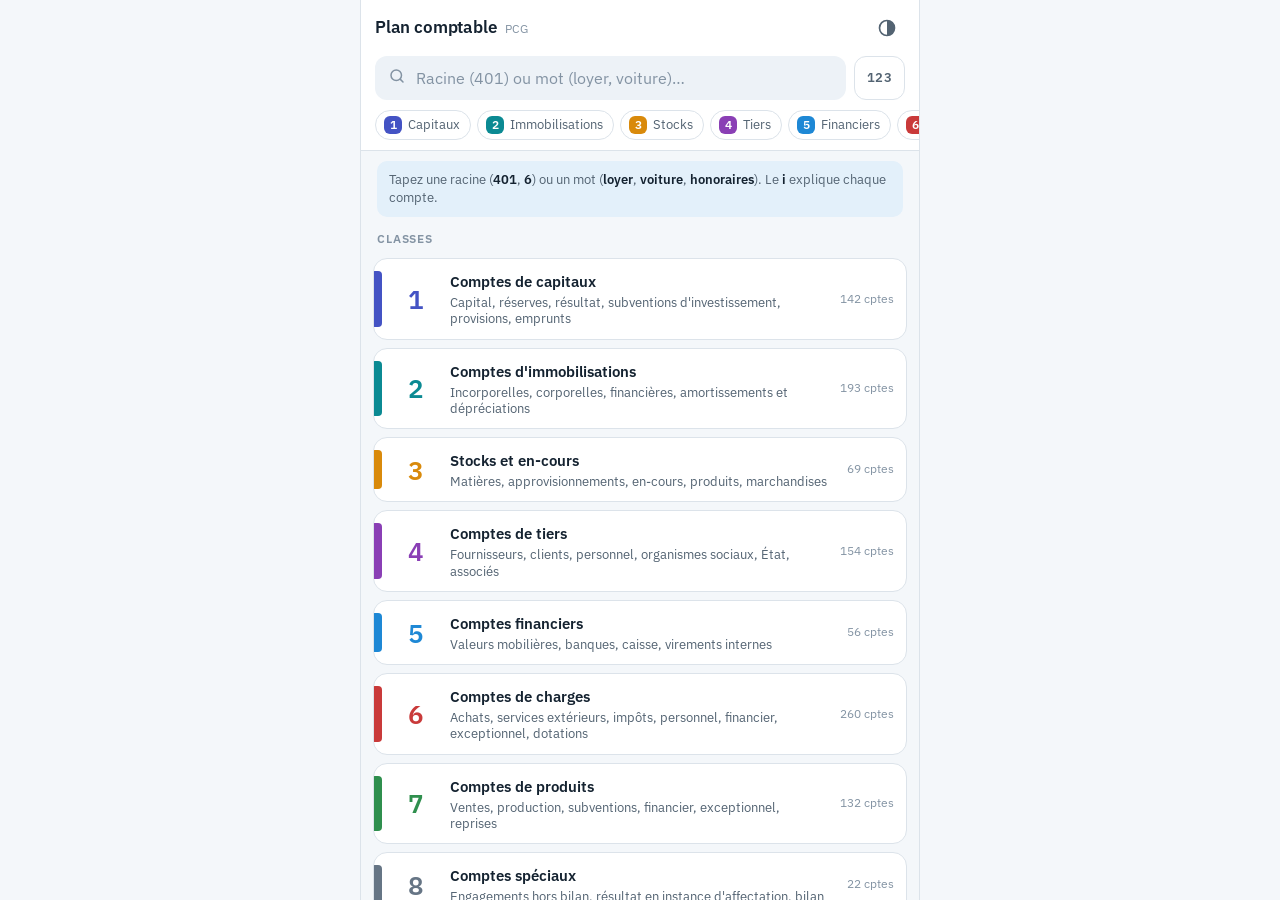
<file: app/index.html>
<!doctype html>
<html lang="fr">
<head>
<meta charset="utf-8">
<title>PCG de poche</title>
<meta name="viewport" content="width=device-width, initial-scale=1, viewport-fit=cover">
<meta name="description" content="Plan comptable général de poche : retrouver un compte par racine ou par mot, et savoir ce qu'on y met.">
<meta name="theme-color" content="#1C74B8" media="(prefers-color-scheme: light)">
<meta name="theme-color" content="#172230" media="(prefers-color-scheme: dark)">
<meta name="mobile-web-app-capable" content="yes">
<meta name="apple-mobile-web-app-capable" content="yes">
<meta name="apple-mobile-web-app-status-bar-style" content="default">
<meta name="apple-mobile-web-app-title" content="PCG">
<link rel="manifest" href="manifest.webmanifest">
<link rel="icon" href="icons/favicon-64.png" type="image/png">
<link rel="apple-touch-icon" href="icons/apple-touch-icon.png">
<link rel="stylesheet" href="fonts.css">
<link rel="stylesheet" href="styles.css">
</head>
<body>
<div class="app" id="app">
  <header class="top">
    <div class="bar">
      <div class="brand"><b>Plan comptable</b><span>PCG</span></div>
      <button class="icon-btn" id="themeBtn" aria-label="Changer de thème"></button>
    </div>
    <div class="search">
      <label class="field" id="field">
        <span id="searchIcon"></span>
        <input id="q" type="search" inputmode="search" autocomplete="off" autocorrect="off" autocapitalize="off" spellcheck="false"
               placeholder="Racine (401) ou mot (loyer, voiture)…" aria-label="Rechercher un compte">
        <button class="clear" id="clearBtn" type="button" aria-label="Effacer"></button>
      </label>
      <button class="pad" id="padBtn" type="button" aria-pressed="false" title="Clavier numérique">123</button>
    </div>
    <nav class="chips" id="chips" aria-label="Filtrer par classe"></nav>
  </header>

  <main class="main" id="main" aria-live="polite"></main>

  <div class="sheet-wrap" id="sheetWrap">
    <div class="scrim"></div>
    <section class="sheet" id="sheet" role="dialog" aria-modal="true" aria-label="Fiche du compte"></section>
  </div>
  <div class="toast" id="toast" role="status"></div>
  <div class="update" id="update" hidden><span>Nouvelle version disponible.</span><button type="button" id="updateBtn">Recharger</button></div>
</div>

<script src="data.js"></script>
<script src="app.js"></script>
</body>
</html>
</file>
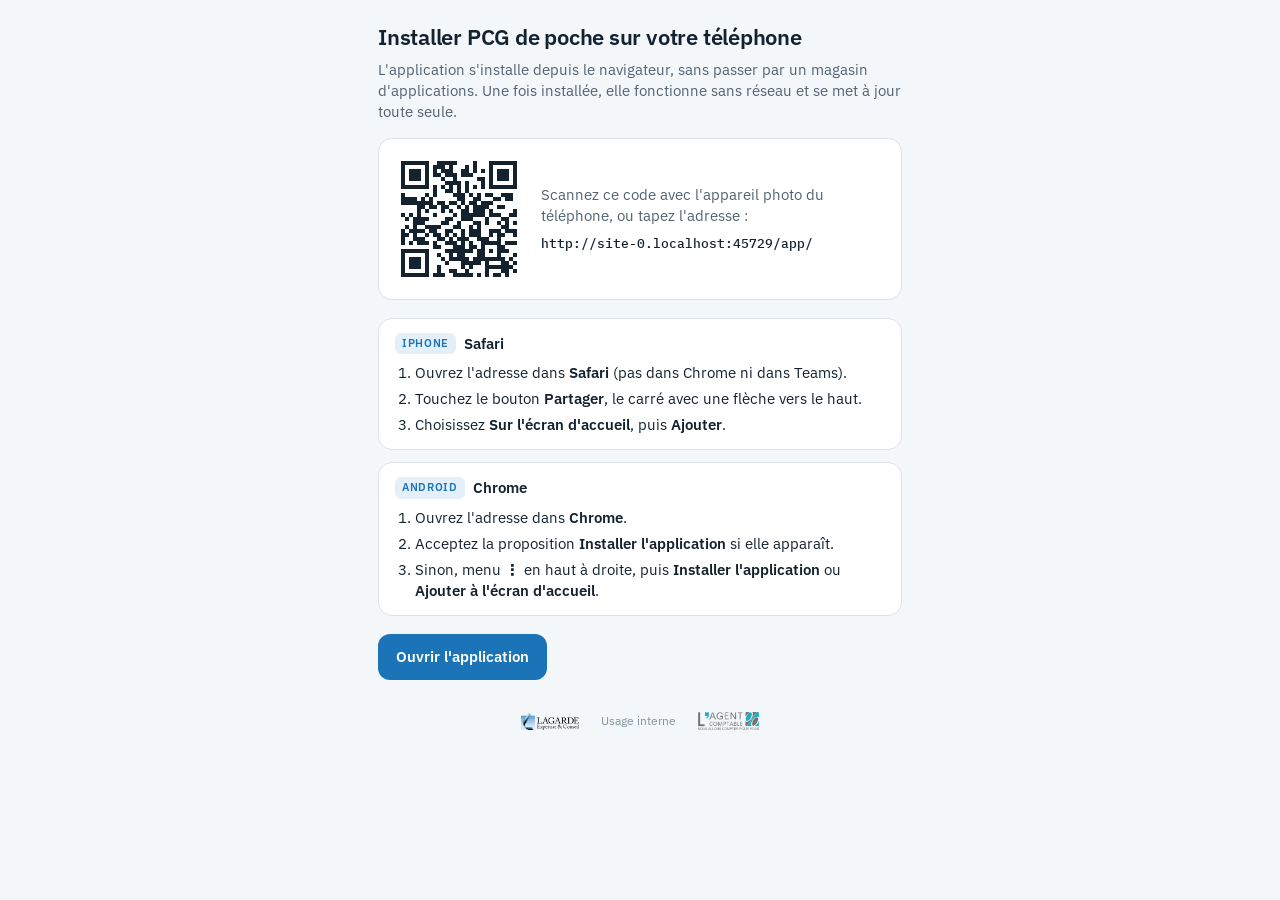
<file: app/installer.html>
<!doctype html>
<html lang="fr">
<head>
<meta charset="utf-8">
<title>Installer PCG de poche</title>
<meta name="viewport" content="width=device-width, initial-scale=1, viewport-fit=cover">
<meta name="theme-color" content="#1C74B8">
<link rel="icon" href="icons/favicon-64.png" type="image/png">
<link rel="stylesheet" href="fonts.css">
<link rel="stylesheet" href="styles.css">
<style>
  .page { max-width: 560px; margin: 0 auto; padding: 22px 18px 40px; }
  .page h1 { font-size: 22px; margin: 0 0 6px; letter-spacing: -.01em; text-wrap: balance; }
  .page p { margin: 0 0 12px; color: var(--ink-2); max-width: 60ch; }
  .qr { display: flex; gap: 16px; align-items: center; background: var(--surface); border: 1px solid var(--line); border-radius: 14px; padding: 14px; margin: 16px 0; }
  .qr img { width: 132px; height: 132px; border-radius: 8px; background: #fff; }
  .qr code { font-family: "IBM Plex Mono", ui-monospace, Menlo, monospace; font-size: 13px; overflow-wrap: anywhere; color: var(--ink); }
  .steps { display: grid; gap: 12px; margin-top: 18px; }
  .card { background: var(--surface); border: 1px solid var(--line); border-radius: 14px; padding: 14px 16px; }
  .card h2 { font-size: 15px; margin: 0 0 8px; display: flex; align-items: center; gap: 8px; }
  .card h2 i { font-style: normal; font-size: 11px; font-weight: 600; letter-spacing: .06em; text-transform: uppercase; color: var(--accent); background: var(--accent-soft); padding: 3px 7px; border-radius: 6px; }
  .card ol { margin: 0; padding-left: 20px; display: grid; gap: 5px; color: var(--ink); }
  .card ol b { font-weight: 600; }
  .open { display: inline-flex; align-items: center; justify-content: center; height: 46px; padding: 0 18px; border-radius: 12px; background: var(--accent); color: var(--accent-ink); font-weight: 600; text-decoration: none; margin-top: 18px; }
  .foot { padding-top: 30px; }
</style>
</head>
<body>
<div class="page">
  <h1>Installer PCG de poche sur votre téléphone</h1>
  <p>L'application s'installe depuis le navigateur, sans passer par un magasin d'applications. Une fois installée, elle fonctionne sans réseau et se met à jour toute seule.</p>

  <div class="qr">
    <img src="icons/qr.png" alt="QR code vers l'application" onerror="this.style.display='none'">
    <div><p style="margin-bottom:6px">Scannez ce code avec l'appareil photo du téléphone, ou tapez l'adresse :</p><code id="url"></code></div>
  </div>

  <div class="steps">
    <section class="card">
      <h2><i>iPhone</i> Safari</h2>
      <ol>
        <li>Ouvrez l'adresse dans <b>Safari</b> (pas dans Chrome ni dans Teams).</li>
        <li>Touchez le bouton <b>Partager</b>, le carré avec une flèche vers le haut.</li>
        <li>Choisissez <b>Sur l'écran d'accueil</b>, puis <b>Ajouter</b>.</li>
      </ol>
    </section>
    <section class="card">
      <h2><i>Android</i> Chrome</h2>
      <ol>
        <li>Ouvrez l'adresse dans <b>Chrome</b>.</li>
        <li>Acceptez la proposition <b>Installer l'application</b> si elle apparaît.</li>
        <li>Sinon, menu <b>⋮</b> en haut à droite, puis <b>Installer l'application</b> ou <b>Ajouter à l'écran d'accueil</b>.</li>
      </ol>
    </section>
  </div>

  <a class="open" href="./">Ouvrir l'application</a>

  <div class="foot"><img src="logos/lagarde.png" alt="Lagarde Expertise & Conseil"><span>Usage interne</span><img src="logos/ac.png" alt="L'Agent Comptable"></div>
</div>
<script>
  document.getElementById("url").textContent = location.href.replace(/installer\.html.*$/, "");
</script>
</body>
</html>
</file>
<file: app/fonts.css>
@font-face{font-family:'IBM Plex Mono';font-style:normal;font-weight:500;font-display:swap;src:url(fonts/plex-mono-500.woff2) format('woff2');unicode-range:U+0000-00FF,U+0131,U+0152-0153,U+02BB-02BC,U+02C6,U+02DA,U+02DC,U+0304,U+0308,U+0329,U+2000-206F,U+20AC,U+2122,U+2191,U+2193,U+2212,U+2215,U+FEFF,U+FFFD;}
@font-face{font-family:'IBM Plex Mono';font-style:normal;font-weight:600;font-display:swap;src:url(fonts/plex-mono-600.woff2) format('woff2');unicode-range:U+0000-00FF,U+0131,U+0152-0153,U+02BB-02BC,U+02C6,U+02DA,U+02DC,U+0304,U+0308,U+0329,U+2000-206F,U+20AC,U+2122,U+2191,U+2193,U+2212,U+2215,U+FEFF,U+FFFD;}
@font-face{font-family:'IBM Plex Sans';font-style:normal;font-weight:400 600;font-display:swap;src:url(fonts/plex-sans.woff2) format('woff2');unicode-range:U+0000-00FF,U+0131,U+0152-0153,U+02BB-02BC,U+02C6,U+02DA,U+02DC,U+0304,U+0308,U+0329,U+2000-206F,U+20AC,U+2122,U+2191,U+2193,U+2212,U+2215,U+FEFF,U+FFFD;}
</file>
<file: app/styles.css>
/* PCG de poche. Jetons de thème : clair par défaut, sombre selon le système ou le choix explicite. */
:root {
  --bg: #F4F7FA;
  --surface: #FFFFFF;
  --surface-2: #EDF2F7;
  --ink: #142230;
  --ink-2: #536372;
  --ink-3: #8393A3;
  --line: #DCE3EA;
  --accent: #1C74B8;
  --accent-ink: #FFFFFF;
  --accent-soft: #E3F0FA;
  --teal: #16A0AF;
  --star: #D99A00;
  --logo-plate: transparent;
  --shadow: 0 18px 48px rgba(20, 34, 48, .22);
  --c1: #4453C4; --c2: #0B8A93; --c3: #D98A0B; --c4: #8A3FB5;
  --c5: #1E88D5; --c6: #C93A3A; --c7: #2F8F4E; --c8: #667585;
  color-scheme: light;
}
@media (prefers-color-scheme: dark) {
  :root:not([data-theme="light"]) {
    --bg: #0F1720; --surface: #172230; --surface-2: #1E2B3A;
    --ink: #E8EEF4; --ink-2: #A5B3C1; --ink-3: #6F7F8F; --line: #27364A;
    --accent: #5AA8E6; --accent-ink: #0F1720; --accent-soft: #1B3550;
    --teal: #3FC1CE; --star: #F2B705; --logo-plate: #FFFFFF;
    --shadow: 0 18px 48px rgba(0, 0, 0, .55);
    --c1: #8F9AF3; --c2: #3FC3CC; --c3: #F0B24A; --c4: #C58BE6;
    --c5: #64B5F2; --c6: #F07B7B; --c7: #6BCB8A; --c8: #A3B0BD;
    color-scheme: dark;
  }
}
:root[data-theme="dark"] {
  --bg: #0F1720; --surface: #172230; --surface-2: #1E2B3A;
  --ink: #E8EEF4; --ink-2: #A5B3C1; --ink-3: #6F7F8F; --line: #27364A;
  --accent: #5AA8E6; --accent-ink: #0F1720; --accent-soft: #1B3550;
  --teal: #3FC1CE; --star: #F2B705; --logo-plate: #FFFFFF;
  --shadow: 0 18px 48px rgba(0, 0, 0, .55);
  --c1: #8F9AF3; --c2: #3FC3CC; --c3: #F0B24A; --c4: #C58BE6;
  --c5: #64B5F2; --c6: #F07B7B; --c7: #6BCB8A; --c8: #A3B0BD;
  color-scheme: dark;
}

* { box-sizing: border-box; }
html, body { height: 100%; }
body {
  margin: 0;
  background: var(--bg);
  color: var(--ink);
  font: 15px/1.4 "IBM Plex Sans", system-ui, -apple-system, "Segoe UI", Roboto, sans-serif;
  -webkit-font-smoothing: antialiased;
  -webkit-text-size-adjust: 100%;
}
button, input { font: inherit; color: inherit; }
button { background: none; border: 0; padding: 0; cursor: pointer; }
a { color: var(--accent); }
:focus-visible { outline: 2px solid var(--accent); outline-offset: 2px; }
.mono { font-family: "IBM Plex Mono", ui-monospace, "SF Mono", Menlo, Consolas, monospace; font-variant-numeric: tabular-nums; }

/* ---------- Cadre : plein écran sur téléphone, colonne centrée sur ordinateur ---------- */
.app {
  position: relative; width: 100%; height: 100dvh; margin: 0 auto;
  display: flex; flex-direction: column; overflow: hidden; background: var(--bg);
}
@media (min-width: 720px) {
  .app { max-width: 560px; border-left: 1px solid var(--line); border-right: 1px solid var(--line); }
}

/* ---------- En-tête et recherche ---------- */
.top { flex: none; background: var(--surface); border-bottom: 1px solid var(--line); padding: env(safe-area-inset-top, 0) 0 0; }
.bar { display: flex; align-items: center; justify-content: space-between; padding: 10px 14px 4px; }
.brand { display: flex; align-items: baseline; gap: 8px; }
.brand b { font-size: 17px; font-weight: 600; letter-spacing: -.01em; }
.brand span { font-size: 12px; color: var(--ink-3); text-transform: uppercase; letter-spacing: .06em; }
.icon-btn { width: 36px; height: 36px; border-radius: 10px; display: grid; place-items: center; color: var(--ink-2); }
.icon-btn:hover { background: var(--surface-2); }
.search { display: flex; gap: 8px; padding: 6px 14px 10px; }
.field {
  flex: 1; display: flex; align-items: center; gap: 8px; height: 44px; padding: 0 10px 0 12px;
  background: var(--surface-2); border: 1px solid transparent; border-radius: 12px;
}
.field:focus-within { border-color: var(--accent); background: var(--surface); }
.field svg { flex: none; color: var(--ink-3); }
.field input { flex: 1; min-width: 0; border: 0; background: none; outline: none; font-size: 16px; }
.field input::placeholder { color: var(--ink-3); }
.field input::-webkit-search-cancel-button, .field input::-webkit-search-decoration { -webkit-appearance: none; appearance: none; }
.field .clear { display: none; width: 28px; height: 28px; border-radius: 50%; color: var(--ink-3); place-items: center; }
.field .clear:hover { background: var(--line); }
.field.has-text .clear { display: grid; }
.pad {
  flex: none; height: 44px; padding: 0 12px; border-radius: 12px; border: 1px solid var(--line);
  font-size: 13px; font-weight: 600; color: var(--ink-2); letter-spacing: .02em;
}
.pad[aria-pressed="true"] { background: var(--accent-soft); color: var(--accent); border-color: transparent; }

.chips { display: flex; gap: 6px; padding: 0 14px 10px; overflow-x: auto; scrollbar-width: none; }
.chips::-webkit-scrollbar { display: none; }
.chip {
  flex: none; display: inline-flex; align-items: center; gap: 6px; height: 30px; padding: 0 10px 0 8px;
  border-radius: 999px; border: 1px solid var(--line); background: var(--surface); font-size: 13px; color: var(--ink-2);
}
.chip i { font-style: normal; font-weight: 600; width: 18px; height: 18px; border-radius: 6px; display: grid; place-items: center; font-size: 12px; color: #fff; background: var(--cc); }
.chip[aria-pressed="true"] { background: color-mix(in oklab, var(--cc) 14%, var(--surface)); border-color: var(--cc); color: var(--ink); }

/* ---------- Contenu défilant ---------- */
.main { flex: 1; overflow-y: auto; overscroll-behavior: contain; -webkit-overflow-scrolling: touch; padding-bottom: 24px; }
.section-title {
  margin: 0; padding: 14px 16px 6px; font-size: 12px; font-weight: 600; letter-spacing: .07em;
  text-transform: uppercase; color: var(--ink-3); display: flex; justify-content: space-between; align-items: center;
}
.section-title button { font-size: 12px; color: var(--accent); font-weight: 500; text-transform: none; letter-spacing: 0; }

.class-list { display: flex; flex-direction: column; gap: 8px; padding: 4px 12px; }
.class-card {
  display: grid; grid-template-columns: 8px 44px 1fr auto; align-items: center; gap: 12px;
  background: var(--surface); border: 1px solid var(--line); border-radius: 14px; padding: 12px 12px 12px 0;
  text-align: left; width: 100%; overflow: hidden;
}
.class-card:active { background: var(--surface-2); }
.class-card .tab { align-self: stretch; background: var(--cc); border-radius: 0 4px 4px 0; }
.class-card .digit { font-size: 26px; font-weight: 600; color: var(--cc); text-align: center; line-height: 1; }
.class-card .t { display: block; font-weight: 600; font-size: 15px; }
.class-card .s { display: block; color: var(--ink-2); font-size: 12.5px; margin-top: 2px; line-height: 1.3; }
.class-card .n { color: var(--ink-3); font-size: 12px; white-space: nowrap; }

/* ---------- Lignes de comptes ---------- */
.rows { display: flex; flex-direction: column; }
.row {
  --cc: var(--c1);
  display: grid; grid-template-columns: 4px auto 1fr auto; align-items: center; gap: 10px;
  min-height: 46px; padding: 6px 8px 6px 0; border-bottom: 1px solid var(--line); background: var(--surface);
  text-align: left; width: 100%;
}
.row .stripe { align-self: stretch; background: var(--cc); opacity: .9; }
.row .num { font-family: "IBM Plex Mono", ui-monospace, Menlo, Consolas, monospace; font-variant-numeric: tabular-nums; font-weight: 600; font-size: 15px; letter-spacing: .01em; white-space: nowrap; padding-left: calc(10px + var(--depth, 0) * 14px); color: var(--ink); }
.row .num mark { background: none; color: var(--cc); }
.row .lbl { font-size: 14px; line-height: 1.3; color: var(--ink); overflow-wrap: anywhere; }
.row .lbl mark { background: color-mix(in oklab, var(--cc) 22%, transparent); color: inherit; border-radius: 3px; padding: 0 1px; }
.row .lbl small { display: block; color: var(--ink-3); font-size: 11.5px; margin-top: 1px; }
.row.h2 { background: var(--surface-2); min-height: 44px; }
.row.h2 .num { font-size: 16px; }
.row.h2 .lbl { font-weight: 600; }
.row.h3 .lbl { font-weight: 500; }
.row.deep .lbl { color: var(--ink-2); }
.row.flash { animation: flash 1.6s ease-out; }
@keyframes flash { 0% { background: var(--accent-soft); } 100% { background: var(--surface); } }
.acts { display: flex; align-items: center; gap: 2px; }
.info {
  width: 34px; height: 34px; border-radius: 50%; display: grid; place-items: center; color: var(--accent);
  font-family: Georgia, "Times New Roman", serif; font-style: italic; font-weight: 700; font-size: 15px;
  border: 1.5px solid color-mix(in oklab, var(--accent) 45%, transparent);
}
.info:hover { background: var(--accent-soft); }
.tog { width: 34px; height: 34px; border-radius: 10px; display: grid; place-items: center; color: var(--ink-3); }
.tog svg { transition: transform .18s ease; }
.tog[aria-expanded="true"] svg { transform: rotate(90deg); }
.fav-mark { color: var(--star); font-size: 13px; margin-right: 2px; }

.empty { padding: 32px 24px; text-align: center; color: var(--ink-2); }
.empty b { display: block; color: var(--ink); margin-bottom: 4px; }
.hint { margin: 10px 16px 0; padding: 10px 12px; border-radius: 10px; background: var(--accent-soft); color: var(--ink-2); font-size: 13px; }
.hint b { color: var(--ink); }

.crumb { display: flex; align-items: center; gap: 8px; padding: 10px 12px 4px; }
.crumb button { display: inline-flex; align-items: center; gap: 4px; color: var(--accent); font-weight: 500; font-size: 14px; padding: 6px 8px 6px 4px; border-radius: 8px; }
.crumb button:hover { background: var(--accent-soft); }
.crumb .where { font-size: 13px; color: var(--ink-3); }

.foot { display: flex; align-items: center; justify-content: center; gap: 18px; padding: 26px 16px 10px; color: var(--ink-3); font-size: 11.5px; }
.foot img { height: 22px; width: auto; background: var(--logo-plate); border-radius: 4px; padding: 2px 4px; }
.foot span { text-align: center; line-height: 1.5; }
.foot a { color: var(--accent); text-decoration: none; }

/* ---------- Fiche compte (panneau bas) ---------- */
.sheet-wrap { position: absolute; inset: 0; display: none; z-index: 10; }
.sheet-wrap.open { display: block; }
.scrim { position: absolute; inset: 0; background: rgba(8, 16, 24, .45); }
.sheet {
  position: absolute; left: 0; right: 0; bottom: 0; max-height: 88%; display: flex; flex-direction: column;
  background: var(--surface); border-radius: 22px 22px 0 0; box-shadow: var(--shadow);
  padding-bottom: env(safe-area-inset-bottom, 0);
  animation: rise .22s cubic-bezier(.2, .8, .3, 1);
}
@keyframes rise { from { transform: translateY(24px); opacity: .6; } to { transform: none; opacity: 1; } }
@media (prefers-reduced-motion: reduce) { .sheet, .row.flash, .tog svg { animation: none; transition: none; } }
.handle { width: 40px; height: 4px; border-radius: 2px; background: var(--line); margin: 8px auto 0; }
.sheet-head { display: grid; grid-template-columns: 5px 1fr auto; gap: 12px; align-items: start; padding: 10px 14px 12px 0; border-bottom: 1px solid var(--line); }
.sheet-head .stripe { align-self: stretch; background: var(--cc); border-radius: 0 3px 3px 0; margin-top: 4px; }
.sheet-head .num { font-size: 26px; font-weight: 600; color: var(--cc); line-height: 1.1; }
.sheet-head .lbl { font-size: 16px; font-weight: 500; margin-top: 2px; text-wrap: balance; }
.sheet-head .cls { font-size: 12px; color: var(--ink-3); margin-top: 4px; }
.sheet-head .close { width: 34px; height: 34px; border-radius: 50%; display: grid; place-items: center; color: var(--ink-2); background: var(--surface-2); }
.sheet-body { overflow-y: auto; padding: 8px 14px 18px; overscroll-behavior: contain; }
.tags { display: flex; flex-wrap: wrap; gap: 6px; margin: 8px 0 4px; }
.tag { display: inline-flex; align-items: center; gap: 5px; height: 26px; padding: 0 9px; border-radius: 7px; font-size: 12.5px; font-weight: 500; background: var(--surface-2); color: var(--ink-2); }
.tag.actif { color: var(--c5); background: color-mix(in oklab, var(--c5) 14%, var(--surface)); }
.tag.passif { color: var(--c1); background: color-mix(in oklab, var(--c1) 14%, var(--surface)); }
.tag.charge { color: var(--c6); background: color-mix(in oklab, var(--c6) 14%, var(--surface)); }
.tag.produit { color: var(--c7); background: color-mix(in oklab, var(--c7) 14%, var(--surface)); }
.tag.special { color: var(--c8); background: color-mix(in oklab, var(--c8) 16%, var(--surface)); }
.tag.debit, .tag.credit { color: var(--ink); }
.tag.debit::before, .tag.credit::before { content: ""; width: 7px; height: 7px; border-radius: 50%; background: var(--cc); }
.block { margin-top: 14px; }
.block h4 { margin: 0 0 6px; font-size: 12px; font-weight: 600; letter-spacing: .07em; text-transform: uppercase; color: var(--ink-3); }
.block p { margin: 0; font-size: 15px; line-height: 1.5; max-width: 62ch; }
.links { display: flex; flex-direction: column; gap: 6px; }
.link {
  display: grid; grid-template-columns: auto 1fr; gap: 10px; align-items: start; text-align: left; width: 100%;
  padding: 8px 10px; border-radius: 10px; background: var(--surface-2);
}
.link .num { font-weight: 600; color: var(--cc); font-size: 14px; padding-top: 1px; }
.link .lbl { font-size: 13.5px; line-height: 1.35; }
.link .lbl small { display: block; color: var(--ink-2); font-size: 12.5px; margin-top: 2px; }
.kw { display: flex; flex-wrap: wrap; gap: 5px; }
.kw span { font-size: 12.5px; padding: 3px 8px; border-radius: 999px; border: 1px solid var(--line); color: var(--ink-2); }
.sheet-acts { display: grid; grid-template-columns: repeat(3, 1fr); gap: 8px; margin-top: 16px; }
.sheet-acts button {
  height: 42px; border-radius: 11px; border: 1px solid var(--line); font-size: 13.5px; font-weight: 500;
  display: inline-flex; align-items: center; justify-content: center; gap: 6px; color: var(--ink);
}
.sheet-acts button.on { color: var(--star); border-color: var(--star); }
.toast {
  position: absolute; left: 50%; bottom: 22px; transform: translateX(-50%); z-index: 20;
  background: var(--ink); color: var(--bg); padding: 9px 14px; border-radius: 10px; font-size: 13.5px;
  opacity: 0; pointer-events: none; transition: opacity .2s;
}
.toast.show { opacity: 1; }
.update {
  position: absolute; left: 12px; right: 12px; bottom: 14px; z-index: 15; display: flex; align-items: center; justify-content: space-between; gap: 10px;
  background: var(--ink); color: var(--bg); padding: 10px 12px 10px 14px; border-radius: 12px; font-size: 13.5px; box-shadow: var(--shadow);
}
.update[hidden] { display: none; }
.update button { background: var(--bg); color: var(--ink); font-weight: 600; padding: 7px 12px; border-radius: 8px; }
</file>
